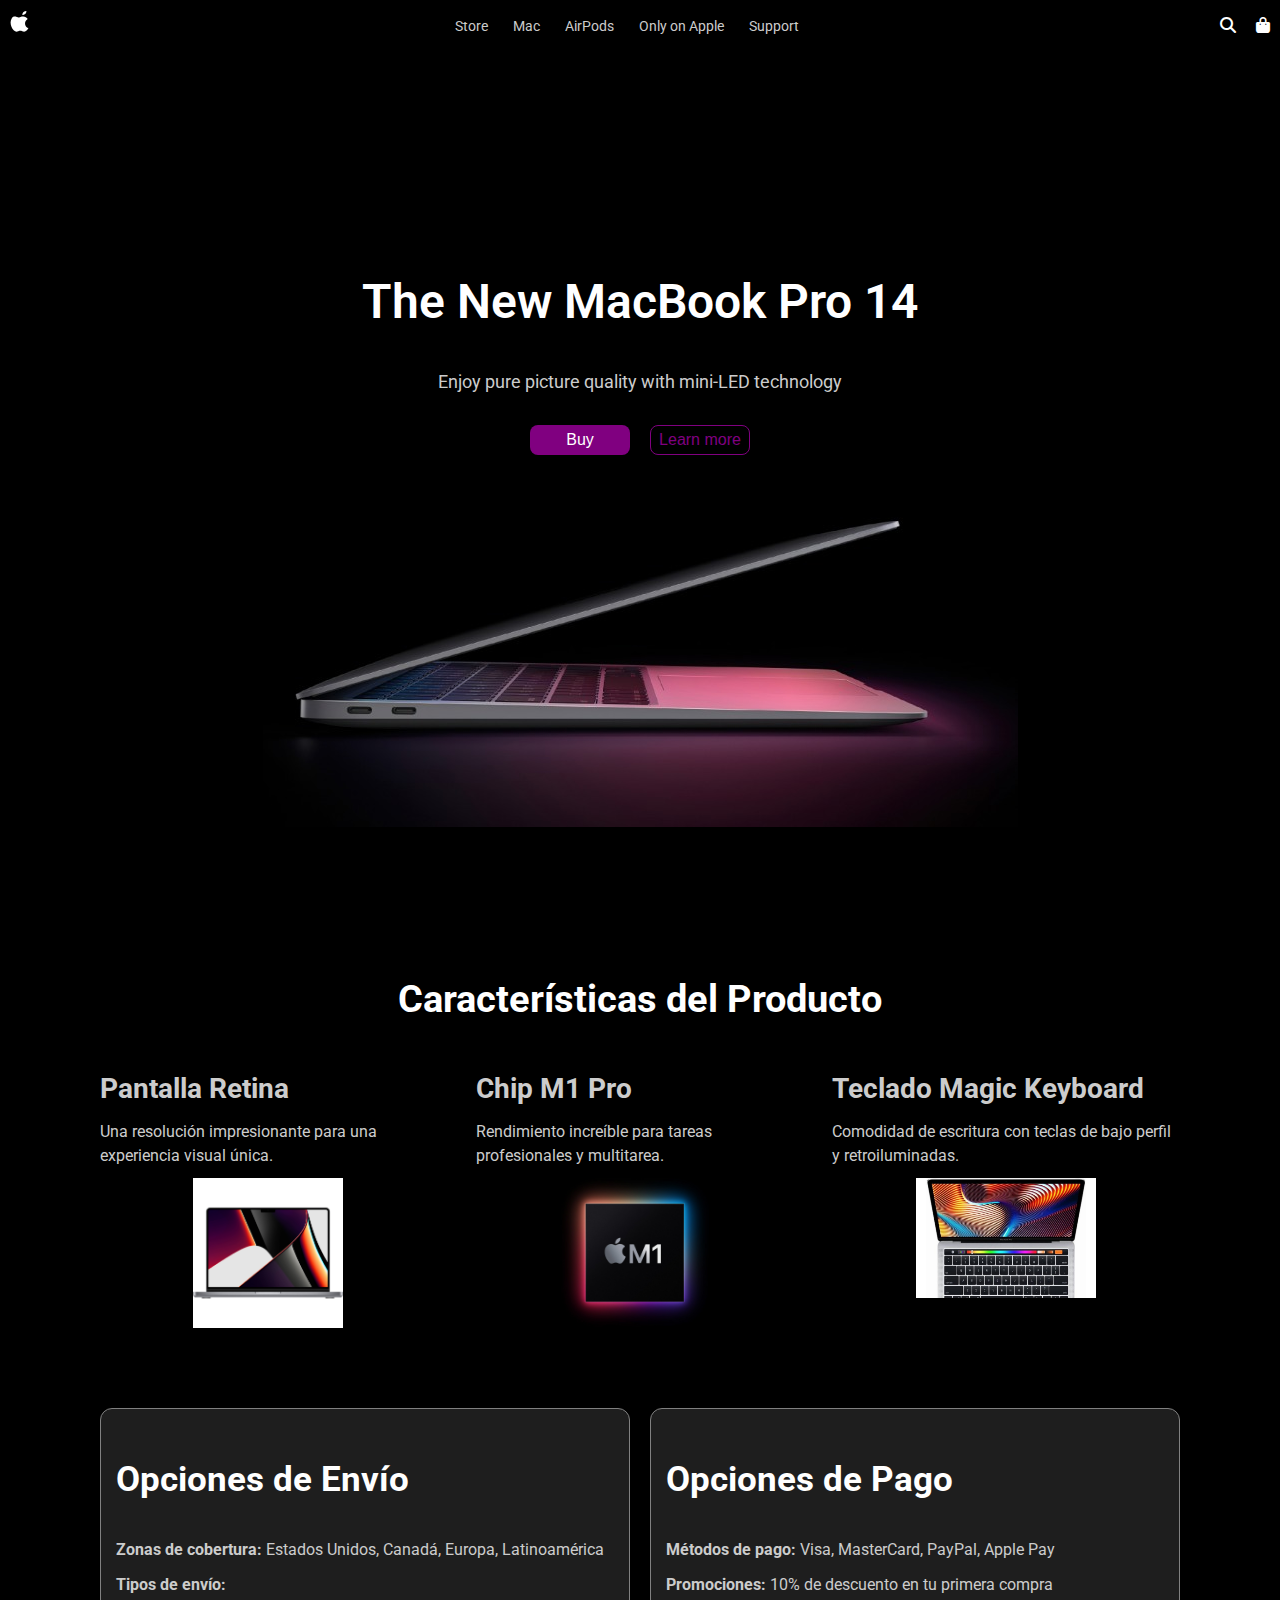
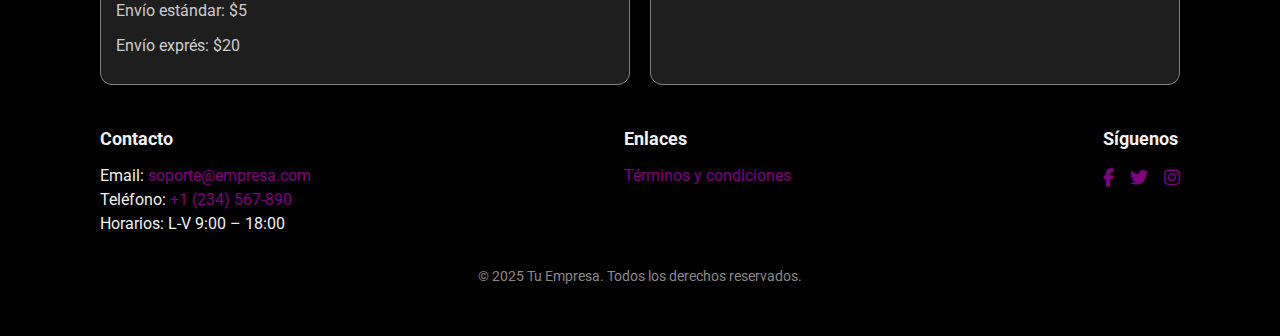
<file: index.html>
<!DOCTYPE html>
<html lang="en">
<head>
    <meta charset="UTF-8">
    <meta name="viewport" content="width=device-width, initial-scale=1.0">
    <title>Document</title>
    <link rel="stylesheet" href="./CSS/styles.css">
    <link rel="stylesheet" href="https://cdnjs.cloudflare.com/ajax/libs/font-awesome/6.5.0/css/all.min.css"> 
    <link rel="preconnect" href="https://fonts.googleapis.com">
    <link rel="preconnect" href="https://fonts.gstatic.com" crossorigin>
    <link href="https://fonts.googleapis.com/css2?family=Roboto:ital,wght@0,100..900;1,100..900&display=swap" rel="stylesheet">
</head>
<body>
    <header role="banner">
        
        <a href="https://www.apple.com" target="_blank" aria-label="Ir al sitio oficial de Apple">
            <svg xmlns="http://www.w3.org/2000/svg" width="24" height="24" fill="white" viewBox="0 0 24 24">
                <path d="M16.365 1.43c0 1.14-.41 2.007-1.23 2.665-.823.657-1.748 1.023-2.77.986-.043-.14-.064-.28-.064-.422 0-1.08.41-1.982 1.227-2.704.82-.722 1.772-1.077 2.86-1.065.026.18.04.36.04.54zm2.573 15.825c-.455 1.046-1.127 2.038-2.02 2.974-.897.933-1.86 1.402-2.89 1.402-.498 0-1.095-.146-1.79-.437-.697-.29-1.345-.436-1.944-.436-.637 0-1.31.145-2.02.436-.713.291-1.285.437-1.714.437-.978 0-1.936-.456-2.872-1.37-.934-.91-1.646-1.96-2.134-3.153-.643-1.538-.965-3.042-.965-4.508 0-1.613.37-3.015 1.107-4.205.736-1.188 1.718-1.787 2.947-1.797.566 0 1.297.164 2.195.49.893.327 1.465.49 1.715.49.183 0 .838-.186 1.96-.554 1.05-.346 1.938-.49 2.66-.437 2.016.162 3.527.986 4.533 2.47-1.793 1.08-2.683 2.598-2.67 4.553.014 1.517.57 2.766 1.67 3.75.5.467 1.055.832 1.666 1.097-.132.38-.27.738-.417 1.076z"/>
            </svg>
        </a>        
        <nav>    
            <ul class="menu">
                <li><a href="#" aria-label="Ir a la tienda de Apple">Store</a></li>
                <li><a href="#" aria-label="Ir a la página de Mac">Mac</a></li>
                <li><a href="#" aria-label="Ir a la página de AirPods">AirPods</a></li>
                <li><a href="#" aria-label="Explora contenido exclusivo de Apple">Only on Apple</a></li>
                <li><a href="#" aria-label="Ir a Soporte de Apple">Support</a></li>
            </ul>
        </nav>
        <section class="search-box">
            <a href="#" aria-label="Buscar">
                <i class="fas fa-search" title="Buscar"></i>
            </a>
            <a href="#" aria-label="Carrito de compras">
                <i class="fas fa-shopping-bag" title="Carrito de compras"></i>
            </a>
        </section>
    </header>
    <main role="main">
        <section id="hero">
            <h1>The New MacBook Pro 14</h1>
            <p id="description">Enjoy pure picture quality with mini-LED technology</p>
            <div class="botones">
                <button class="button-buy" >Buy</button>
                <button class="button-learn-more" >Learn more</button>
            </div>
            <img id="MacBook" src="./img/MacBook.jpeg" alt="MacBook Pro 14">
        </section>

        <section class="caracteristicas">
            <h2>Características del Producto</h2>
            <ul id="lista-de-caracteristicas">
                <li>
                    <h3>Pantalla Retina</h3>
                    <p>Una resolución impresionante para una experiencia visual única.</p>
                    <img src="./img/pantalla-retina.jpg" alt="Pantalla Retina MacBook Pro 14" width="150px" height="150px">
                </li>
                <li>
                    <h3>Chip M1 Pro</h3>
                    <p>Rendimiento increíble para tareas profesionales y multitarea.</p>
                    <img src="./img/chip-m1.jpg" alt="Chip M1 Pro del MacBook Pro 14" width="150px" height="150px">
                </li>
                <li>
                    <h3>Teclado Magic Keyboard</h3>
                    <p>Comodidad de escritura con teclas de bajo perfil y retroiluminadas.</p>
                    <img src="./img/teclado-magic.jpg" alt="Teclado Magic Keyboard del MacBook Pro 14" width="180px" height="120px">
                </li>
            </ul>
        </section>

        <section class="galaxi">
            <div id="envio">
                <h2>Opciones de Envío</h2>
                <ul id="lista-de-envios">
                    <li><strong>Zonas de cobertura:</strong> Estados Unidos, Canadá, Europa, Latinoamérica</li>
                    <li><strong>Tipos de envío:</strong>
                        <ul id="tipos-de-envio">
                            <li>Envío estándar: $5</li>
                            <li>Envío exprés: $20</li>
                        </ul>
                    </li>
                </ul>
            </div>
        
            <div id="pago">
                <h2>Opciones de Pago</h2>
                <ul id="lista-de-pagos">
                    <li><strong>Métodos de pago:</strong> Visa, MasterCard, PayPal, Apple Pay</li>
                    <li><strong>Promociones:</strong> 10% de descuento en tu primera compra</li>
                </ul>
            </div>
        </section>          
    </main>
    <footer role="contentinfo" class="site-footer">
        <div class="footer-container">
          <!-- Contacto -->
          <div class="footer-section contacto">
            <h4>Contacto</h4>
            <p>Email: <a href="mailto:soporte@empresa.com">soporte@empresa.com</a></p>
            <p>Teléfono: <a href="tel:+1234567890">+1 (234) 567‑890</a></p>
            <p>Horarios: L‑V 9:00 – 18:00</p>
          </div>
      
          <!-- Enlaces importantes -->
          <div class="footer-section links">
            <h4>Enlaces</h4>
            <ul>
              <li><a href="/terminos-y-condiciones.html">Términos y condiciones</a></li>
            </ul>
          </div>
      
          <!-- Redes sociales -->
          <div class="footer-section social">
            <h4>Síguenos</h4>
            <div class="social-icons">
              <a href="https://facebook.com/tuempresa" target="_blank" aria-label="Facebook">
                <i class="fab fa-facebook-f"></i>
              </a>
              <a href="https://twitter.com/tuempresa" target="_blank" aria-label="Twitter">
                <i class="fab fa-twitter"></i>
              </a>
              <a href="https://instagram.com/tuempresa" target="_blank" aria-label="Instagram">
                <i class="fab fa-instagram"></i>
              </a>
            </div>
          </div>
        </div>
        <small class="copyright">© 2025 Tu Empresa. Todos los derechos reservados.</small>
      </footer>
</body>
</html>
</file>
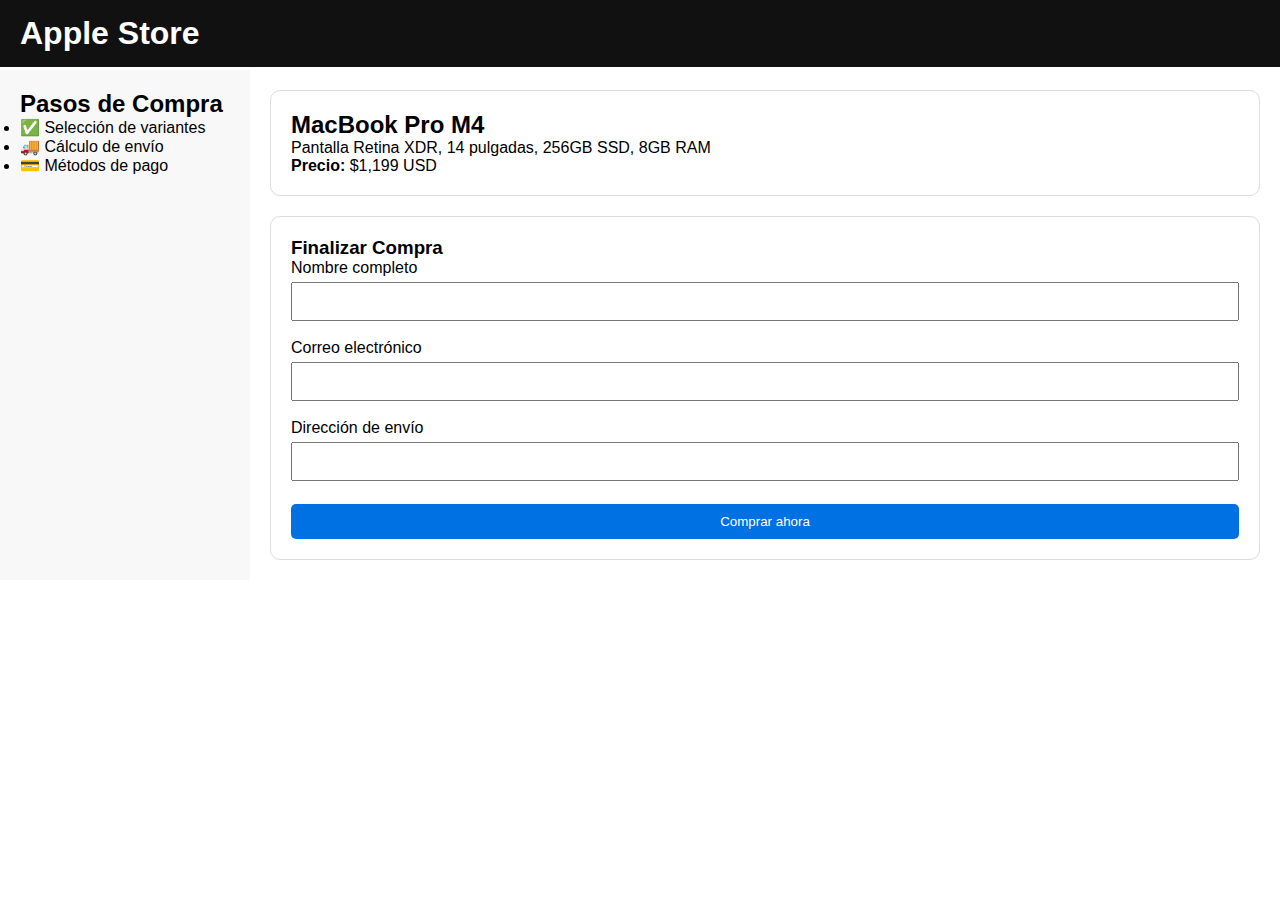
<file: compra.html>
<!DOCTYPE html>
<html lang="es">
<head>
  <meta charset="UTF-8" />
  <meta name="viewport" content="width=device-width, initial-scale=1.0" />
  <title>Página de Compra</title>
  <link rel="stylesheet" href="./CSS/compra.css" />
</head>
<body>

  <!-- Navbar fijo superior -->
  <nav class="navbar">
    <h1>Apple Store</h1>
  </nav>

  <div class="container">
    <!-- Sidebar con pasos (simulados) -->
    <aside class="sidebar">
      <h2>Pasos de Compra</h2>
      <ul>
        <li>✅ Selección de variantes</li>
        <li>🚚 Cálculo de envío</li>
        <li>💳 Métodos de pago</li>
      </ul>
    </aside>

    <!-- Sección principal con resumen y formulario -->
    <main class="main">
      <section class="product-summary">
        <h2>MacBook Pro M4</h2>
        <p>Pantalla Retina XDR, 14 pulgadas, 256GB SSD, 8GB RAM</p>
        <p><strong>Precio:</strong> $1,199 USD</p>
      </section>

      <section class="purchase-form">
        <h3>Finalizar Compra</h3>
        <form>
          <label>Nombre completo</label><br />
          <input type="text" required /><br /><br />

          <label>Correo electrónico</label><br />
          <input type="email" required /><br /><br />

          <label>Dirección de envío</label><br />
          <input type="text" required /><br /><br />

          <button type="submit">Comprar ahora</button>
        </form>
      </section>
    </main>
  </div>

</body>
</html>
</file>
<file: CSS/styles.css>
*{
    margin: 0;
    padding: 0;
    box-sizing: border-box;
}

body {
    line-height: 1.5;
    font-family: 'Roboto', sans-serif;
    background-color: black;
}

header{
    padding: 10px;
    display: flex;
    align-items: center;
    justify-content: space-between;
    color: white
}

.menu {
    display: flex;
    gap: 25px;
    list-style: none;
}

.menu a{
    color: #ccc;
    text-decoration: none; /*le quitamos el subrayado de los enlaces a*/
    font-size: 14px;
    transition: color 0.3s;
}

.menu a:hover{
    color: white;
}

.search-box{
    display: flex;
    gap: 20px;
}

.search-box i{
    color: white;
    cursor: pointer;
    transition: opacity 0.3s;
}

.search-box i:hover{
    opacity: 0.7;
}

main{
    max-width: 1200px;
    margin: 0 auto;
    padding: 20px;
}

#hero{
    display: flex;
    flex-direction: column;
    align-items: center;
    justify-content: center;
    color: white;
    min-height: 100vh; /*Para que esta caja ocupada la pantalla completa*/
    
}

h1{
    padding-top: 50px;
    margin-bottom: 30px;
    font-weight: 600;
    font-size: 48px;
}

#description{
    width: 60%;
    text-align: center;
    font-size: 18px;
    color: #ccc;
    margin-bottom: 30px;
}

.botones{
    display: flex;
    justify-content: center;
    gap: 20px;
    margin-bottom: 30px;
    height: 30px;
}

.button-buy{
    border: none;
    background: purple;
    border-radius: 8px;
    width: 100px;
    color: white;
    font-size: 16px;
    cursor: pointer;    
}

.button-learn-more {
    background: none;
    border-radius: 8px;
    color: purple;
    border: 1px solid purple;
    width: 100px;
    font-size: 16px;
    cursor: pointer; 
}

.caracteristicas{
    display: flex;
    flex-direction: column;
    align-items: center;
    justify-content: center;
    padding: 0px 40px 40px 40px;
}

.caracteristicas h2{
    color: white;
    margin-bottom: 40px;
    font-size: 38px;
}

#lista-de-caracteristicas {
    color: #ccc;
    display: flex;
    list-style: none;
    gap: 40px;
}

#lista-de-caracteristicas h3{
    margin-bottom: 10px;
    font-size: 28px;
}

#lista-de-caracteristicas p{
    font-size: 16px;
    margin-bottom: 10px;
}

#lista-de-caracteristicas img{
    display:block;
    margin: 0 auto; /*centrar la imagen*/
    
}

.galaxi{
    display: flex;
    justify-content: center;
    color: #ccc;
    padding: 20px;
    gap: 20px;
    padding: 40px 40px 20px 40px;
}

#envio, #pago {
    flex: 1; /*Ambas cajas ocupan el mismo tamaño*/
    border: 1px solid gray;
    padding: 15px;
}

.galaxi h2{
    color: white;
    font-size: 35px;
    margin-top: 30px;
    margin-bottom: 30px;
}

#lista-de-envios, #tipos-de-envio, #lista-de-pagos{
    list-style: none;
}

#lista-de-envios li {
    margin-bottom: 10px;
    line-height: 1.6;
}

#lista-de-pagos li{
    margin-bottom: 10px;
    line-height: 1.6;
}

#envio, #pago{
    background-color: #1e1e1e;
    border-radius: 12px;
}

.site-footer{
    max-width: 1200px;
    margin: 0 auto; /*centrar el footer*/
    color: #f0f0f0;
}

.site-footer a {
    color: purple;
    text-decoration: none;
}

.site-footer a:hover {
    text-decoration: underline;
}

.footer-container {
    display: flex;
    flex-wrap: wrap;
    gap: 40px;
    justify-content: space-between;
    max-width: 90%;
    margin: 0 auto; /*centra el elemento horizontalmente*/
}

.footer-section h4 {
    margin-bottom: 12px;
    font-size: 18px;
}

.footer-section ul {
    list-style: none;
}

.social-icons {
    display: flex;
    gap: 16px;
    font-size: 18px;
}

/* Pie de página final */
.site-footer small {
    display: block;
    text-align: center;
    margin-top: 30px;
    font-size: 0.85rem;
    color: #888;
    padding-bottom: 50px;
}
</file>
<file: CSS/compra.css>
* {
    box-sizing: border-box;
    margin: 0;
    padding: 0;
  }
  
  body {
    font-family: Arial, sans-serif;
  }
  
  .navbar {
    position: fixed;
    top: 0;
    left: 0;
    width: 100%;
    background-color: #111;
    color: white;
    padding: 15px 20px;
    z-index: 1000;
  }
  
  .container {
    display: flex;
    padding-top: 70px;
  }
  
  /* Sidebar */
  .sidebar {
    width: 250px;
    background-color: #f8f8f8;
    padding: 20px;
  }
  
  /* Sección principal */
  .main {
    flex: 1;
    padding: 20px;
    display: flex;
    flex-direction: column;
    gap: 20px;
  }
  
  .product-summary {
    background-color: #fff;
    border: 1px solid #ddd;
    padding: 20px;
    border-radius: 10px;
  }
  
  .purchase-form {
    background-color: #fff;
    border: 1px solid #ddd;
    padding: 20px;
    border-radius: 10px;
  }
  
  input, button {
    width: 100%;
    padding: 10px;
    margin-top: 5px;
  }
  
  button {
    background-color: #0071e3;
    color: white;
    border: none;
    cursor: pointer;
    border-radius: 5px;
  }
  
  /* Responsividad */
  @media (max-width: 768px) {
    .container {
      flex-direction: column;
    }
  
    .sidebar {
      width: 100%;
    }
  }
</file>
